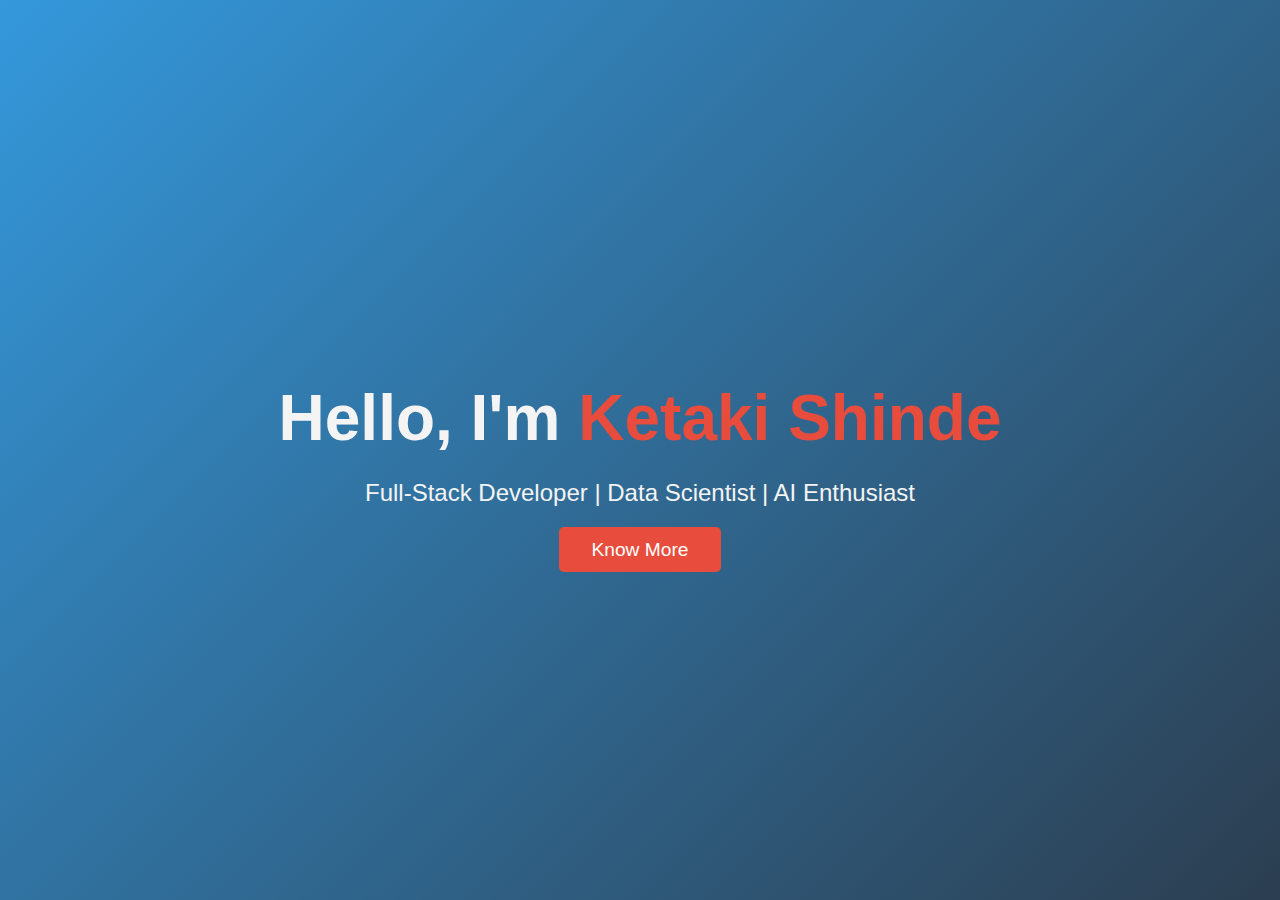
<file: index.html>
<!DOCTYPE html>
<html lang="en">
<head>
    <meta charset="UTF-8">
    <meta name="viewport" content="width=device-width, initial-scale=1.0">
    <title>Ketaki Shinde - Portfolio</title>
    <link rel="stylesheet" href="style.css">
</head>
<body>
    <section class="home">
        <div class="content">
            <h1>Hello, I'm <span>Ketaki Shinde</span></h1>
            <p>Full-Stack Developer | Data Scientist | AI Enthusiast</p>
            <a href="selection.html" class="button">Know More</a>
        </div>
    </section>
</body>
</html>
</file>
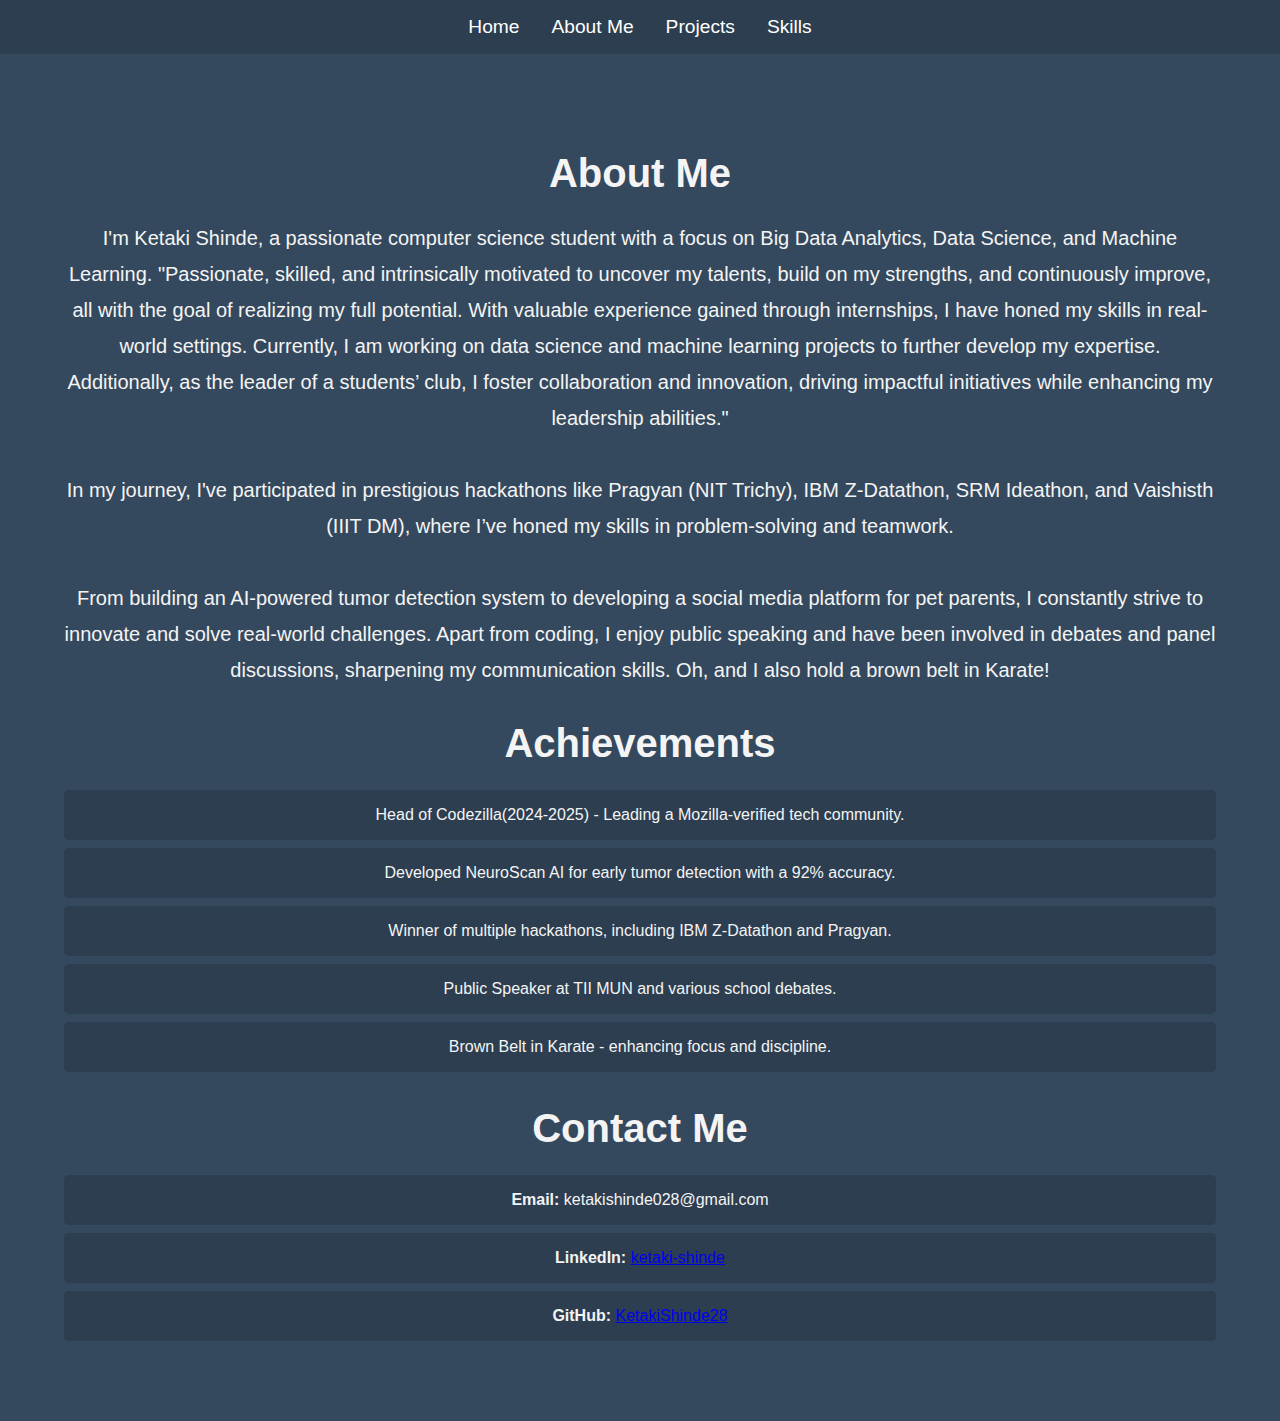
<file: about.html>
<!DOCTYPE html>
<html lang="en">

<head>
    <meta charset="UTF-8">
    <meta name="viewport" content="width=device-width, initial-scale=1.0">
    <title>About Me</title>
    <link rel="stylesheet" href="style.css">
    <style>
        /* Add icon styling */
        .social-links {
            margin-top: 2rem;
            display: flex;
            justify-content: center;
            gap: 2rem;
        }

        .social-links a {
            text-decoration: none;
            color: #e74c3c;
            font-size: 1.5rem;
            transition: color 0.3s ease;
        }

        .social-links a:hover {
            color: #c0392b;
        }
    </style>
</head>

<body>
    <nav class="navbar">
        <ul>
            <li><a href="index.html">Home</a></li>
            <li><a href="about.html">About Me</a></li>
            <li><a href="projects.html">Projects</a></li>
            <li><a href="skills.html">Skills</a></li>
        </ul>
    </nav>

    <section class="about">
        <h2>About Me</h2>
        <p>
            I'm Ketaki Shinde, a passionate computer science student with a focus on Big Data Analytics, Data Science, and Machine Learning. 
            "Passionate, skilled, and intrinsically motivated to uncover my talents, build on my strengths, and
            continuously improve, all with the goal of realizing my full potential. With valuable experience gained through
            internships, I have honed my skills in real-world settings. Currently, I am working on data science and
            machine learning projects to further develop my expertise. Additionally, as the leader of a students’ club, I
            foster collaboration and innovation, driving impactful initiatives while enhancing my leadership abilities."
            <br><br>
            In my journey, I've participated in prestigious hackathons like Pragyan (NIT Trichy), IBM Z-Datathon, SRM Ideathon, and Vaishisth (IIIT DM), where I’ve honed my skills in problem-solving and teamwork. 
            <br><br>
            From building an AI-powered tumor detection system to developing a social media platform for pet parents, I constantly strive to innovate and solve real-world challenges. 
            Apart from coding, I enjoy public speaking and have been involved in debates and panel discussions, sharpening my communication skills. Oh, and I also hold a brown belt in Karate!
        </p>

        <h2>Achievements</h2>
        <ul>
            <li>Head of Codezilla(2024-2025) - Leading a Mozilla-verified tech community.</li>
            <li>Developed NeuroScan AI for early tumor detection with a 92% accuracy.</li>
            <li>Winner of multiple hackathons, including IBM Z-Datathon and Pragyan.</li>
            <li>Public Speaker at TII MUN and various school debates.</li>
            <li>Brown Belt in Karate - enhancing focus and discipline.</li>
        </ul>

        <h2>Contact Me</h2>
        <ul class="contact-info">
            <li><strong>Email:</strong> ketakishinde028@gmail.com</li>
            <li><strong>LinkedIn:</strong> <a href="www.linkedin.com/in/ketaki-shinde-844b42255" target="_blank">ketaki-shinde</a></li>
            <li><strong>GitHub:</strong> <a href="https://github.com/KetakiShinde28" target="_blank">KetakiShinde28</a></li>
        </ul>



    </section>
    <script src="script.js"></script>
</body>

</html>
</file>
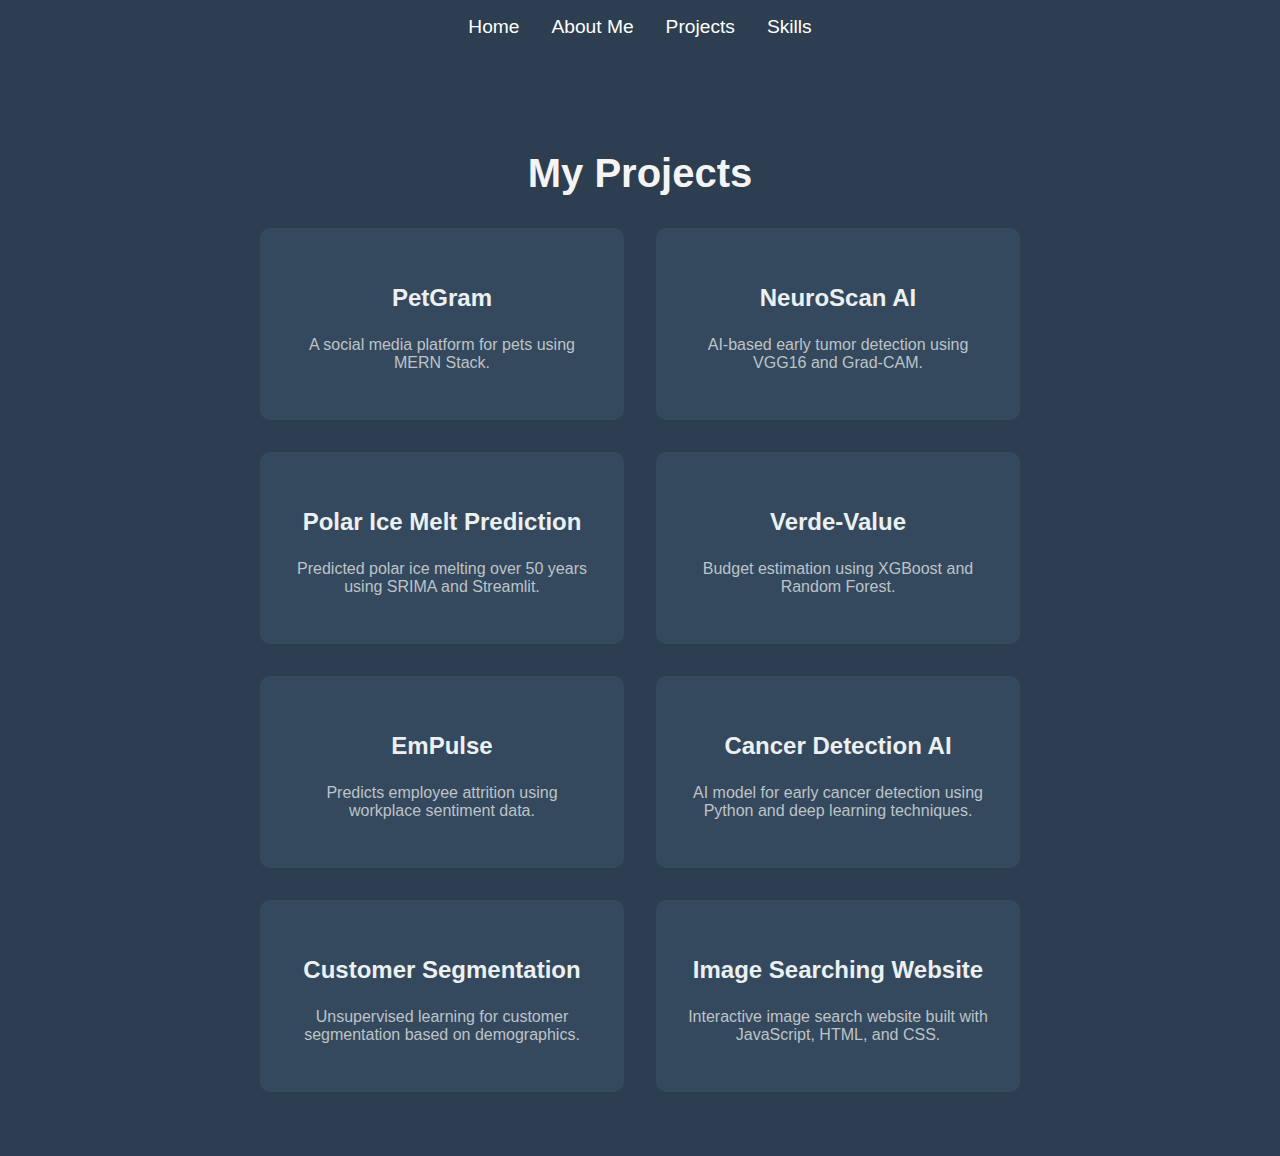
<file: projects.html>
<!DOCTYPE html>
<html lang="en">
<head>
    <meta charset="UTF-8">
    <meta name="viewport" content="width=device-width, initial-scale=1.0">
    <title>Projects</title>
    <link rel="stylesheet" href="style.css">
</head>
<body>
    <nav class="navbar">
        <ul>
            <li><a href="index.html">Home</a></li>
            <li><a href="about.html">About Me</a></li>
            <li><a href="projects.html">Projects</a></li>
            <li><a href="skills.html">Skills</a></li>
        </ul>
    </nav>
    
    <section class="projects">
        <h2>My Projects</h2>
        <div class="project-cards">
            <div class="card">
                <h3>PetGram</h3>
                <p>A social media platform for pets using MERN Stack.</p>
            </div>
            <div class="card">
                <h3>NeuroScan AI</h3>
                <p>AI-based early tumor detection using VGG16 and Grad-CAM.</p>
            </div>
            <div class="card">
                <h3>Polar Ice Melt Prediction</h3>
                <p>Predicted polar ice melting over 50 years using SRIMA and Streamlit.</p>
            </div>
            <div class="card">
                <h3>Verde-Value</h3>
                <p>Budget estimation using XGBoost and Random Forest.</p>
            </div>
            <div class="card">
                <h3>EmPulse</h3>
                <p>Predicts employee attrition using workplace sentiment data.</p>
            </div>
            <div class="card">
                <h3>Cancer Detection AI</h3>
                <p>AI model for early cancer detection using Python and deep learning techniques.</p>
            </div>
            <div class="card">
                <h3>Customer Segmentation</h3>
                <p>Unsupervised learning for customer segmentation based on demographics.</p>
            </div>
            <div class="card">
                <h3>Image Searching Website</h3>
                <p>Interactive image search website built with JavaScript, HTML, and CSS.</p>
            </div>
        </div>
    </section>
    <script src="script.js"></script>
</body>
</html>
</file>
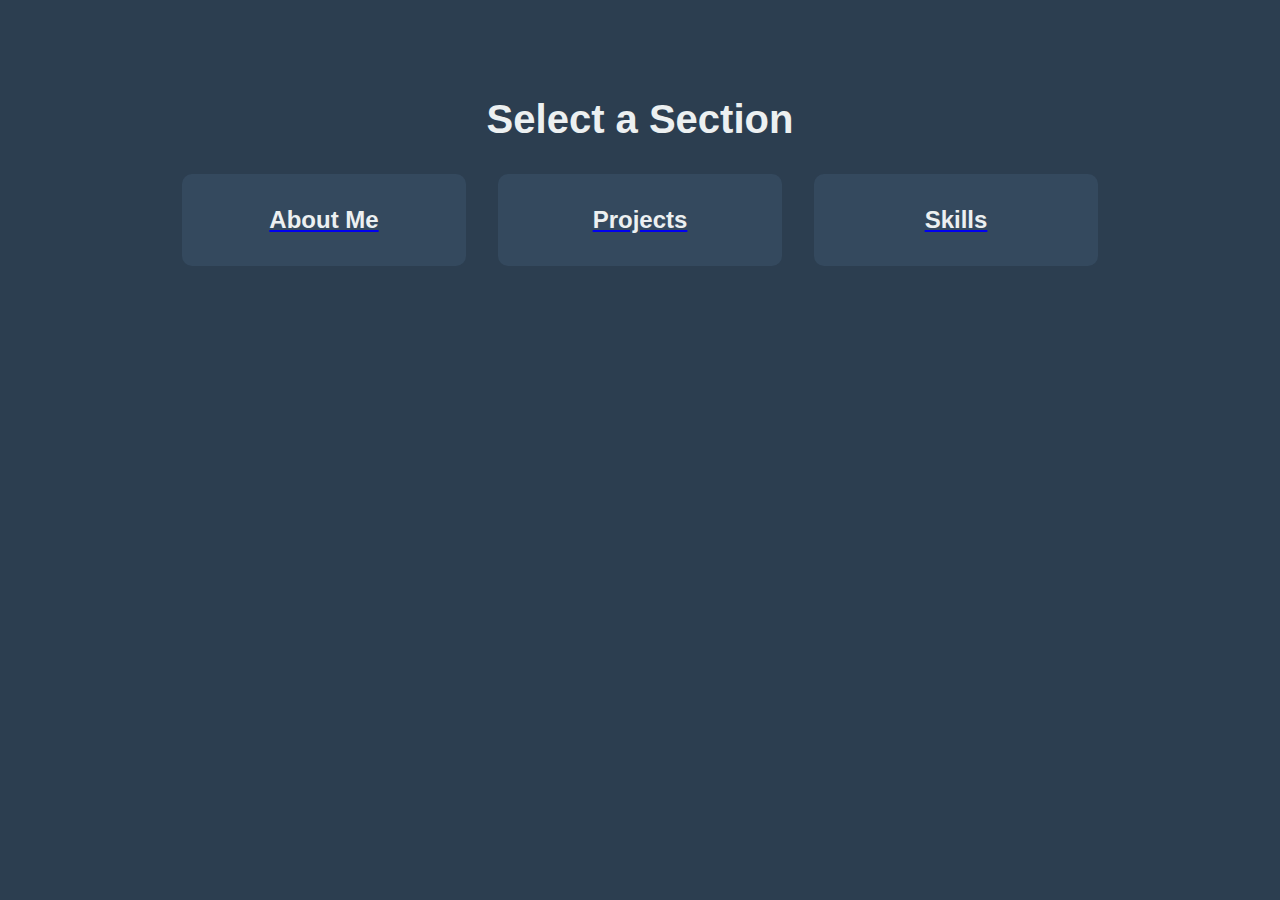
<file: selection.html>
<!DOCTYPE html>
<html lang="en">
<head>
    <meta charset="UTF-8">
    <meta name="viewport" content="width=device-width, initial-scale=1.0">
    <title>Explore Sections</title>
    <link rel="stylesheet" href="style.css">
</head>
<body>
    <!-- Include the navbar -->
<!--     <nav class="navbar">
        <ul>
            <li><a href="index.html">Home</a></li>
            <li><a href="about.html">About Me</a></li>
            <li><a href="projects.html">Projects</a></li>
            <li><a href="skills.html">Skills</a></li>
        </ul>
    </nav> -->

    <section class="selection">
        <h2>Select a Section</h2>
        <div class="cards">
            <a href="about.html" class="card">
                <h3>About Me</h3>
            </a>
            <a href="projects.html" class="card">
                <h3>Projects</h3>
            </a>
            <a href="skills.html" class="card">
                <h3>Skills</h3>
            </a>
        </div>
    </section>
    
    <script src="script.js"></script>
</body>
</html>
</file>
<file: style.css>
/* General Styling */
body {
    font-family: 'Poppins', sans-serif;
    margin: 0;
    padding: 0;
    background-color: #1a1a1a;
    color: #f4f4f4;
    text-align: center;
}

h2 {
    font-size: 2.5rem;
    margin-bottom: 1.5rem;
}

/* Navbar */
.navbar {
    background-color: #2c3e50;
    padding: 1rem 0;
}

.navbar ul {
    list-style-type: none;
    margin: 0;
    padding: 0;
    display: flex;
    justify-content: center;
    gap: 2rem;
}

.navbar ul li {
    display: inline;
}

.navbar ul li a {
    color: white;
    text-decoration: none;
    font-size: 1.2rem;
}

.navbar ul li a:hover {
    color: #e74c3c;
}

/* Home Page (index.html) */
.home {
    display: flex;
    justify-content: center;
    align-items: center;
    height: 100vh;
    background: linear-gradient(135deg, #3498db, #2c3e50);
    animation: gradientShift 10s infinite alternate;
}

.home .content {
    text-align: center;
    animation: fadeIn 3s ease-in;
}

.home .content h1 {
    font-size: 4rem;
    margin-bottom: 1.5rem;
}

.home .content span {
    color: #e74c3c;
    font-weight: 700;
}

.home .content p {
    font-size: 1.5rem;
    margin-bottom: 2rem;
}

.button {
    padding: 0.75rem 2rem;
    background-color: #e74c3c;
    color: #fff;
    border-radius: 5px;
    text-decoration: none;
    font-size: 1.2rem;
    transition: all 0.3s ease-in-out;
}

.button:hover {
    background-color: #c0392b;
    transform: scale(1.1);
}

/* Gradient Animation */
@keyframes gradientShift {
    0% {
        background: linear-gradient(135deg, #3498db, #2c3e50);
    }
    100% {
        background: linear-gradient(135deg, #e74c3c, #8e44ad);
    }
}

/* Fade-in Animation */
@keyframes fadeIn {
    from {
        opacity: 0;
        transform: translateY(20px);
    }
    to {
        opacity: 1;
        transform: translateY(0);
    }
}

/* Selection Page */
body {
    background-color: #2c3e50; /* Set entire page background */
    margin: 0; /* Remove any default margin */
    padding: 0;
}

.selection {
    padding: 4rem 0;
    background-color: #2c3e50;
    text-align: center; /* Center-align content */
}

.selection h2 {
    font-size: 2.5rem;
    color: #ecf0f1;
    margin-bottom: 2rem; /* Space below the heading */
}

.selection .cards {
    display: flex;
    justify-content: center;
    flex-wrap: wrap; /* Allows proper wrapping on smaller screens */
    gap: 2rem; /* Space between the cards */
}

.selection .card {
    background-color: #34495e;
    padding: 2rem;
    border-radius: 10px;
    transition: transform 0.3s ease, background-color 0.3s ease;
    width: 220px; /* Adjusted width for better layout */
    cursor: pointer;
    text-align: center; /* Ensure text is centered */
}

.selection .card:hover {
    transform: scale(1.05);
    background-color: #1279a9; /* Added a color change on hover */
}

.selection .card h3 {
    font-size: 1.5rem;
    color: #ecf0f1;
    margin: 0; /* Remove default margin */
}


/* About Page */
.about {
    padding: 4rem;
    background-color: #34495e;
}

.about h2 {
    font-size: 2.5rem;
    margin-bottom: 1.5rem;
}

.about p {
    font-size: 1.25rem;
    line-height: 1.8;
}

.about ul {
    list-style-type: none;
    padding: 0;
}

.about ul li {
    background-color: #2c3e50;
    padding: 1rem;
    margin: 0.5rem 0;
    border-radius: 5px;
}

/* Contact Form */
form input, form textarea {
    width: 80%;
    max-width: 600px;
    padding: 0.75rem;
    margin: 1rem 0;
    font-size: 1rem;
}

form button {
    padding: 0.75rem 2rem;
    background-color: #e74c3c;
    border: none;
    color: #fff;
    border-radius: 5px;
}

form button:hover {
    background-color: #c0392b;
}

/* Projects */
.projects {
    padding: 4rem;
    background-color: #2c3e50;
}

.projects h2 {
    font-size: 2.5rem;
    margin-bottom: 2rem;
}

.project-cards {
    display: flex;
    flex-wrap: wrap;
    justify-content: center;
    gap: 2rem;
}

.card {
    background-color: #34495e;
    padding: 2rem;
    border-radius: 10px;
    width: 300px;
    transition: transform 0.3s ease;
}

.card h3 {
    font-size: 1.5rem;
    color: #ecf0f1;
}

.card p {
    color: #bdc3c7;
}

/* Skills Page */
.skills {
    padding: 4rem;
    background-color: #34495e;
}

.skills ul {
    list-style-type: none;
    padding: 0;
}

.skills ul li {
    background-color: #2c3e50;
    padding: 1rem;
    margin: 0.5rem 0;
    border-radius: 5px;
    font-size: 1.25rem;
}

/* Fix for mobile responsiveness */
@media (max-width: 768px) {
    .home .content h1 {
        font-size: 3rem;
    }
    .project-cards, .selection .cards {
        flex-direction: column;
        align-items: center;
    }
    .card {
        width: 100%;
    }
}
</file>
